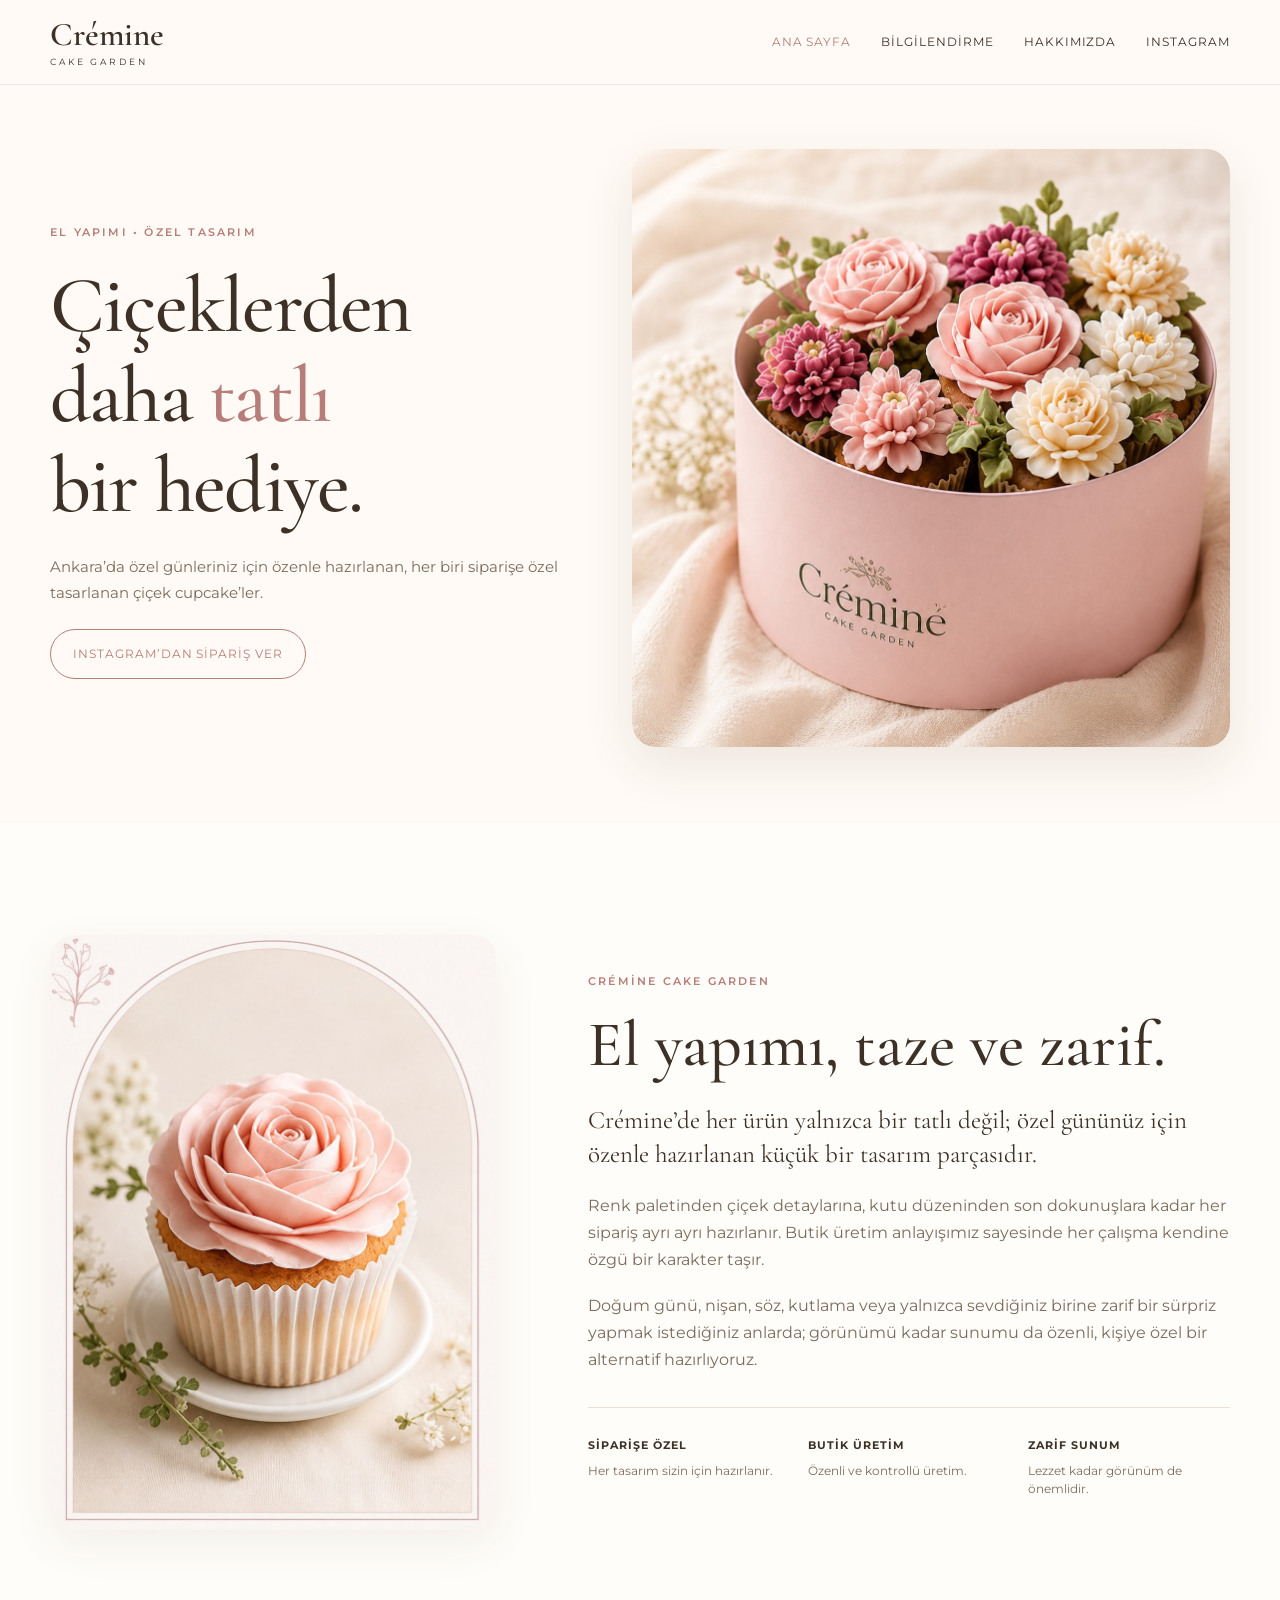
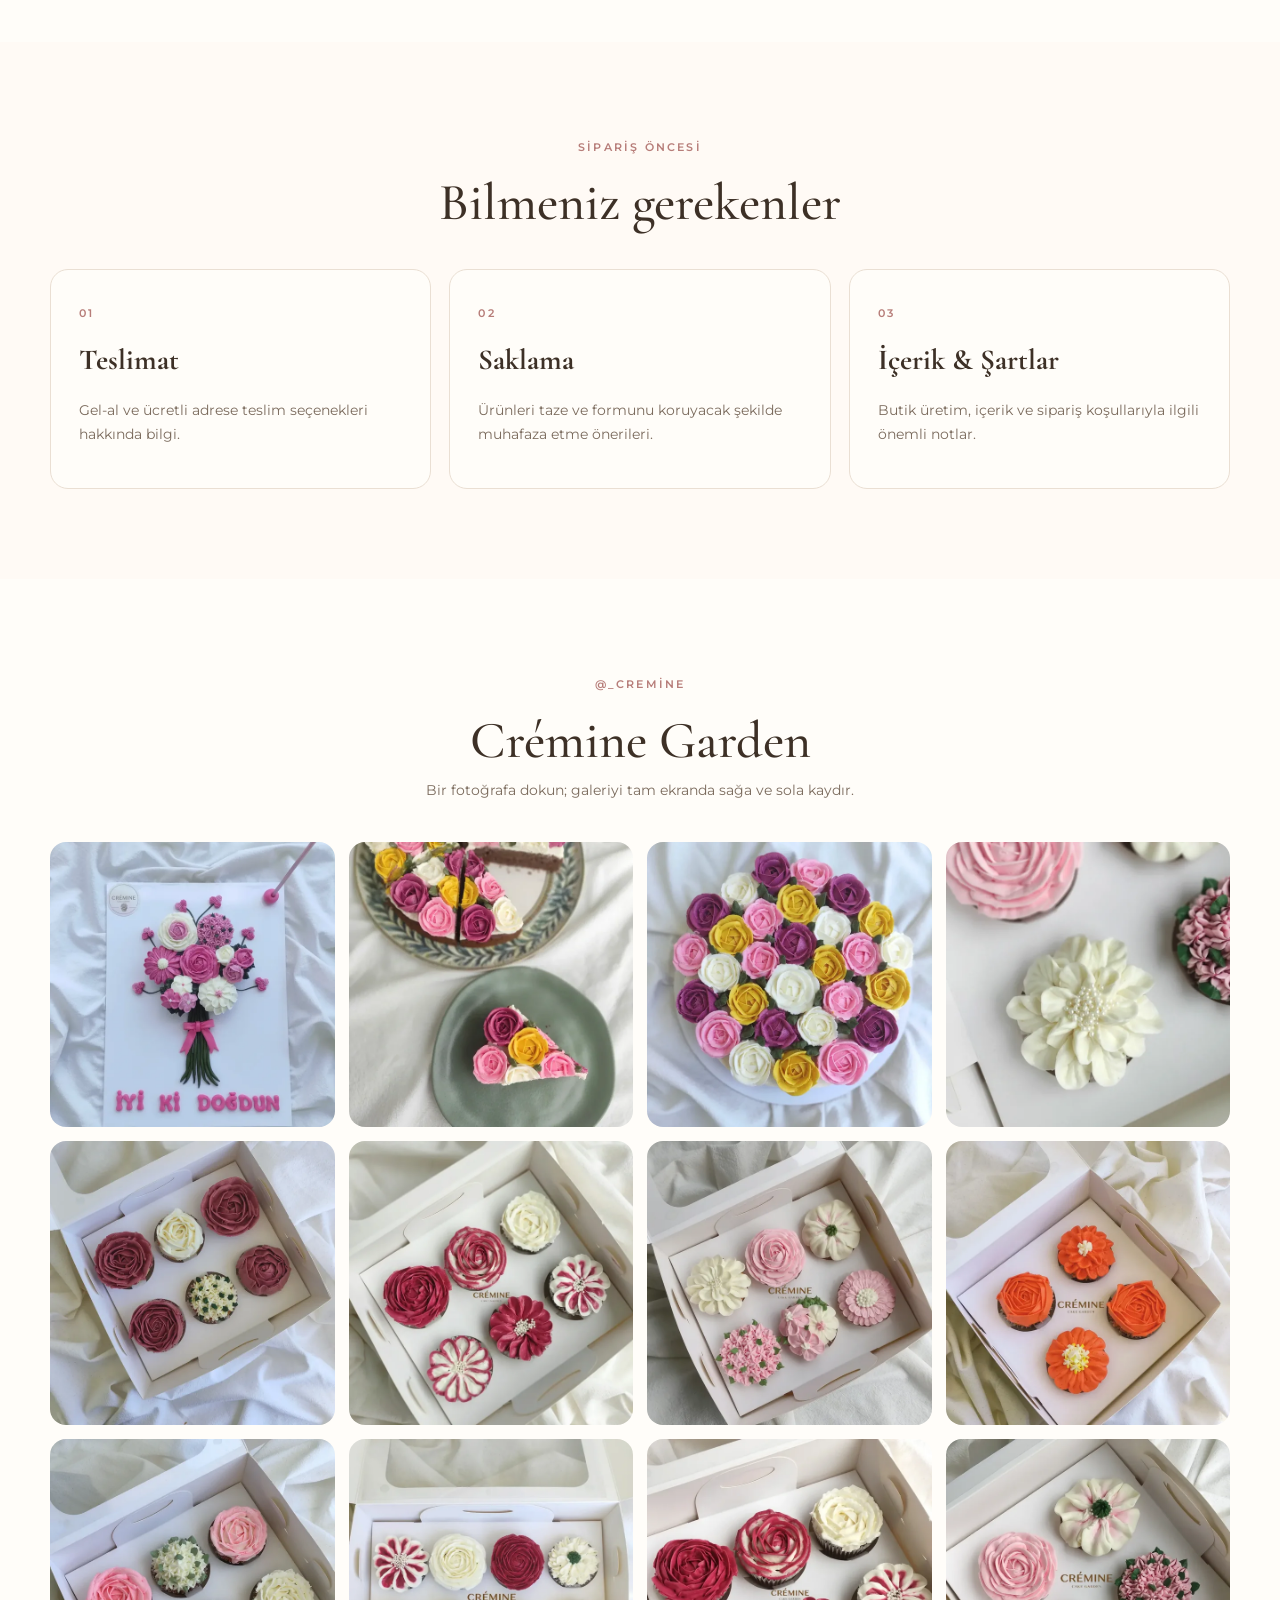
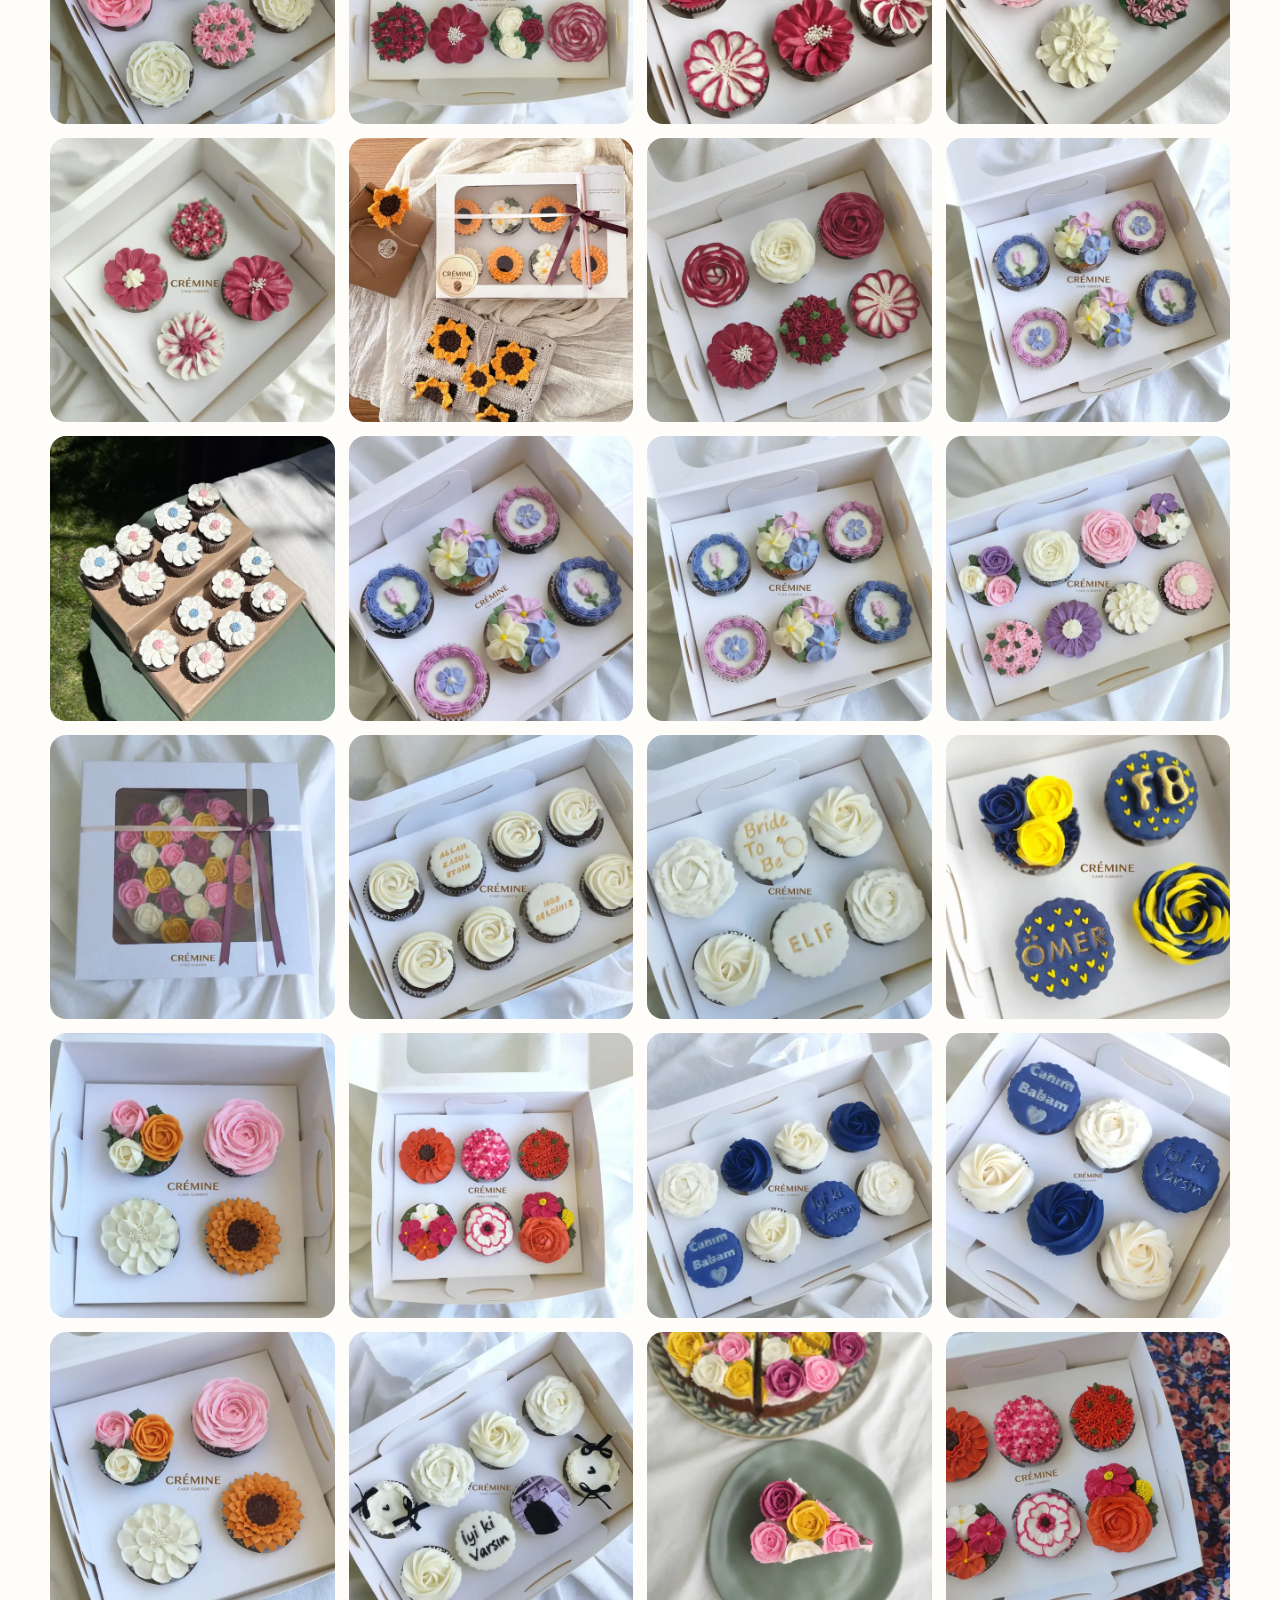
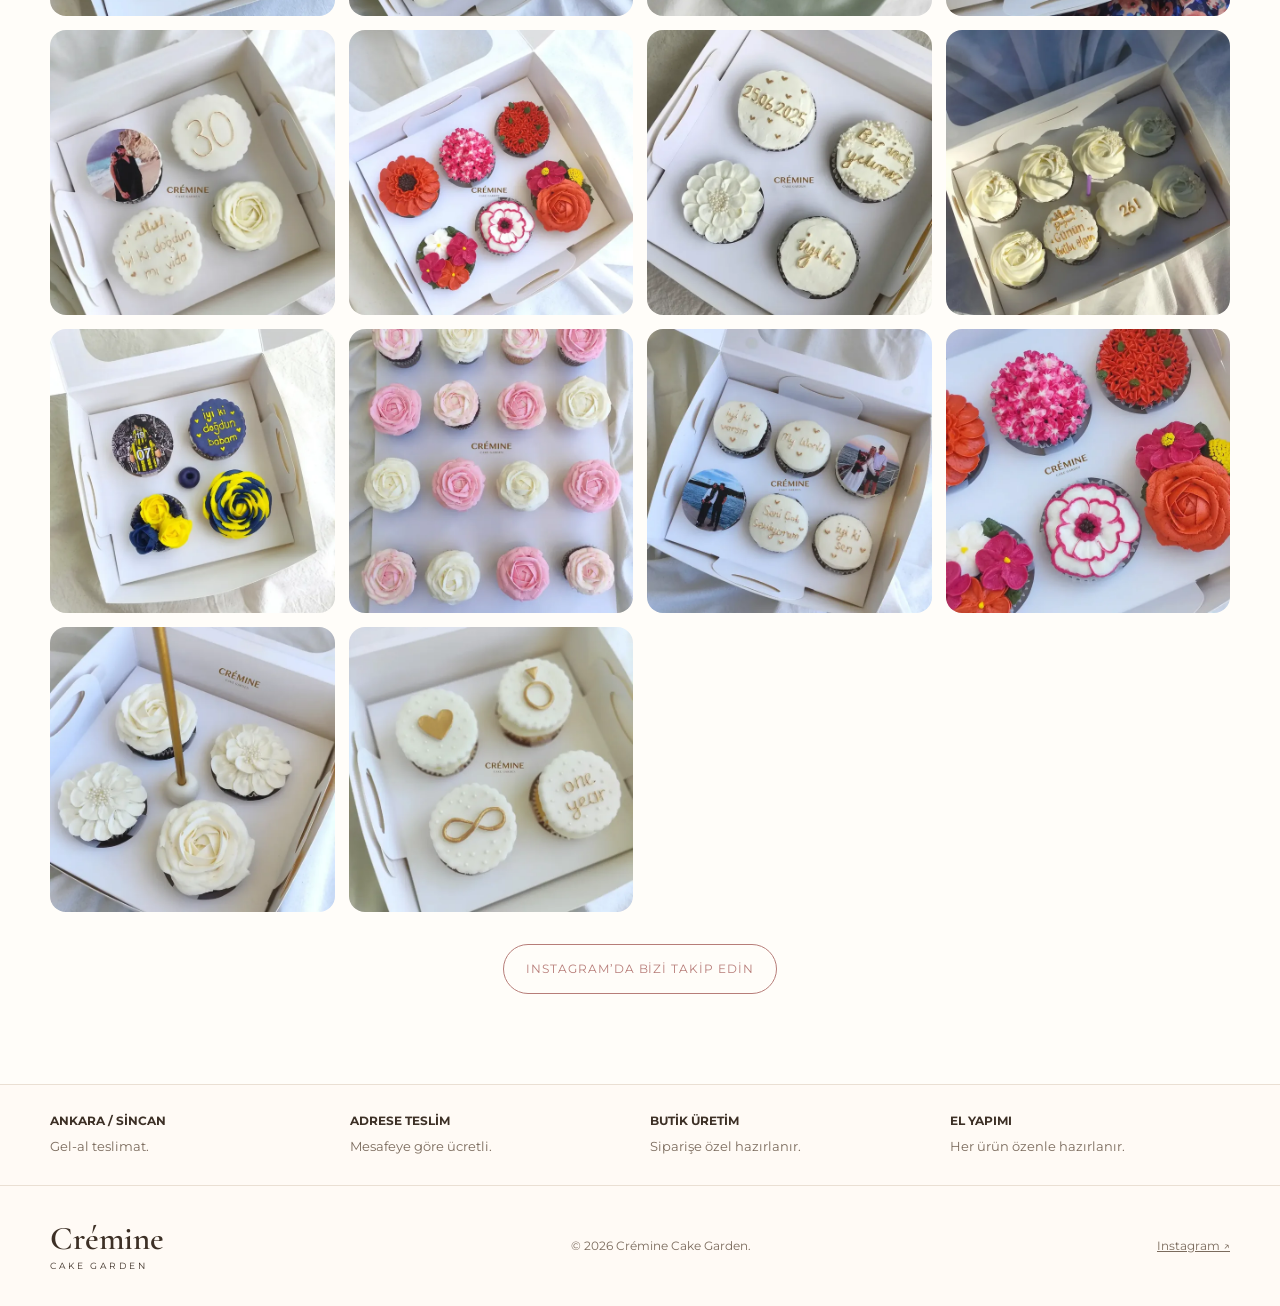
<file: index.html>
<!doctype html>
<html lang="tr">
<head>
  <meta charset="utf-8">
  <meta name="viewport" content="width=device-width,initial-scale=1,viewport-fit=cover">
  <title>Crémine Cake Garden | El Yapımı Çiçek Cupcake</title>
  <meta name="description" content="Crémine Cake Garden — Ankara'da siparişe özel, el yapımı çiçek cupcake tasarımları.">
  <meta name="theme-color" content="#fffaf5">
  <meta name="robots" content="index,follow,max-image-preview:large">
  <meta property="og:type" content="website">
  <meta property="og:locale" content="tr_TR">
  <meta property="og:site_name" content="Crémine Cake Garden">
  <meta property="og:title" content="Crémine Cake Garden">
  <meta property="og:description" content="El yapımı, siparişe özel çiçek cupcake tasarımları.">
  <meta property="og:image" content="assets/hero.jpg">
  <meta name="twitter:card" content="summary_large_image">
  <meta name="twitter:title" content="Crémine Cake Garden">
  <meta name="twitter:description" content="El yapımı, siparişe özel çiçek cupcake tasarımları.">
  <meta name="twitter:image" content="assets/hero.jpg">
  <link rel="icon" href="favicon.svg" type="image/svg+xml">
  <link rel="icon" href="favicon-32x32.png" sizes="32x32" type="image/png">
  <link rel="apple-touch-icon" href="apple-touch-icon.png">
  <link rel="manifest" href="site.webmanifest">
  <link rel="preconnect" href="https://fonts.googleapis.com">
  <link rel="preconnect" href="https://fonts.gstatic.com" crossorigin>
  <link href="https://fonts.googleapis.com/css2?family=Cormorant+Garamond:wght@400;500;600&family=Montserrat:wght@400;500;600&display=swap" rel="stylesheet">
  <link rel="stylesheet" href="style.css">
  <script type="application/ld+json">
  {"@context":"https://schema.org","@type":"Bakery","name":"Crémine Cake Garden","description":"Siparişe özel el yapımı çiçek cupcake tasarımları.","areaServed":"Ankara","sameAs":["https://www.instagram.com/_cremine/"]}
  </script>
</head>
<body>
<header class="site-header">
  <div class="container nav-wrap">
    <a class="brand" href="index.html" aria-label="Crémine ana sayfa">
      <span class="brand-name">Crémine</span><span class="brand-sub">CAKE GARDEN</span>
    </a>
    <button class="menu-toggle" aria-label="Menüyü aç" aria-expanded="false" aria-controls="main-nav"><span></span><span></span><span></span></button>
    <nav class="main-nav" id="main-nav" aria-label="Ana menü">
      <a class="active" href="index.html">Ana Sayfa</a>
      <a href="bilgilendirme.html">Bilgilendirme</a>
      <a href="hakkimizda.html">Hakkımızda</a>
      <a href="https://www.instagram.com/_cremine/" target="_blank" rel="noopener noreferrer">Instagram</a>
    </nav>
  </div>
</header>

<main>
  <section class="hero">
    <div class="container hero-grid">
      <div class="hero-copy">
        <span class="eyebrow">El yapımı • özel tasarım</span>
        <h1><span>Çiçeklerden</span><span>daha <em>tatlı</em></span><span>bir hediye.</span></h1>
        <p>Ankara’da özel günleriniz için özenle hazırlanan, her biri siparişe özel tasarlanan çiçek cupcake’ler.</p>
        <a class="btn" href="https://www.instagram.com/_cremine/" target="_blank" rel="noopener noreferrer">Instagram’dan Sipariş Ver</a>
      </div>
      <div class="hero-media"><img src="assets/hero.jpg" alt="Crémine çiçek cupcake kutusu" width="1200" height="1200" fetchpriority="high"></div>
    </div>
  </section>

  <section class="about section">
    <div class="container about-grid">
      <div class="about-media">
        <div class="arched-image"><img src="assets/about.jpg" alt="Pembe çiçek kremalı Crémine cupcake" width="1086" height="1448" loading="lazy"></div>
      </div>
      <div class="about-copy">
        <span class="eyebrow">Crémine Cake Garden</span>
        <h2>El yapımı, taze ve zarif.</h2>
        <p class="about-lead">Crémine’de her ürün yalnızca bir tatlı değil; özel gününüz için özenle hazırlanan küçük bir tasarım parçasıdır.</p>
        <p>Renk paletinden çiçek detaylarına, kutu düzeninden son dokunuşlara kadar her sipariş ayrı ayrı hazırlanır. Butik üretim anlayışımız sayesinde her çalışma kendine özgü bir karakter taşır.</p>
        <p>Doğum günü, nişan, söz, kutlama veya yalnızca sevdiğiniz birine zarif bir sürpriz yapmak istediğiniz anlarda; görünümü kadar sunumu da özenli, kişiye özel bir alternatif hazırlıyoruz.</p>
        <div class="about-points">
          <div><strong>Siparişe özel</strong><span>Her tasarım sizin için hazırlanır.</span></div>
          <div><strong>Butik üretim</strong><span>Özenli ve kontrollü üretim.</span></div>
          <div><strong>Zarif sunum</strong><span>Lezzet kadar görünüm de önemlidir.</span></div>
        </div>
      </div>
    </div>
  </section>

  <section class="section">
    <div class="container">
      <div class="section-heading"><span class="eyebrow">Sipariş öncesi</span><h2>Bilmeniz gerekenler</h2></div>
      <div class="info-teasers">
        <a class="info-card" href="bilgilendirme.html"><span class="eyebrow">01</span><h3>Teslimat</h3><p>Gel-al ve ücretli adrese teslim seçenekleri hakkında bilgi.</p></a>
        <a class="info-card" href="bilgilendirme.html"><span class="eyebrow">02</span><h3>Saklama</h3><p>Ürünleri taze ve formunu koruyacak şekilde muhafaza etme önerileri.</p></a>
        <a class="info-card" href="bilgilendirme.html"><span class="eyebrow">03</span><h3>İçerik & Şartlar</h3><p>Butik üretim, içerik ve sipariş koşullarıyla ilgili önemli notlar.</p></a>
      </div>
    </div>
  </section>

  <section class="section gallery-section">
    <div class="container">
      <div class="section-heading"><span class="eyebrow">@_cremine</span><h2>Crémine Garden</h2><p class="section-subtitle">Bir fotoğrafa dokun; galeriyi tam ekranda sağa ve sola kaydır.</p></div>
      <div class="gallery" data-auto-gallery aria-live="polite"></div>
      <p class="gallery-empty" data-gallery-empty hidden>Galeri görselleri henüz eklenmemiş.</p>
      <div class="center"><a class="btn" href="https://www.instagram.com/_cremine/" target="_blank" rel="noopener noreferrer">Instagram’da bizi takip edin</a></div>
    </div>
  </section>

  <section class="features">
    <div class="container feature-grid">
      <div class="feature"><b>Ankara / Sincan</b><small>Gel-al teslimat.</small></div>
      <div class="feature"><b>Adrese Teslim</b><small>Mesafeye göre ücretli.</small></div>
      <div class="feature"><b>Butik Üretim</b><small>Siparişe özel hazırlanır.</small></div>
      <div class="feature"><b>El Yapımı</b><small>Her ürün özenle hazırlanır.</small></div>
    </div>
  </section>
</main>

<footer class="site-footer">
  <div class="container footer-row">
    <a class="brand" href="index.html"><span class="brand-name">Crémine</span><span class="brand-sub">CAKE GARDEN</span></a>
    <p>© <span data-year></span> Crémine Cake Garden.</p>
    <a href="https://www.instagram.com/_cremine/" target="_blank" rel="noopener noreferrer">Instagram ↗</a>
  </div>
</footer>

<div class="lightbox" data-lightbox aria-hidden="true" role="dialog" aria-modal="true" aria-label="Crémine fotoğraf galerisi">
  <button class="lightbox-close" type="button" data-lightbox-close aria-label="Galeriyi kapat">×</button>
  <button class="lightbox-nav lightbox-prev" type="button" data-lightbox-prev aria-label="Önceki fotoğraf">‹</button>
  <div class="lightbox-stage" data-lightbox-stage>
    <img data-lightbox-image alt="Crémine galeri görseli">
    <div class="lightbox-counter" data-lightbox-counter></div>
  </div>
  <button class="lightbox-nav lightbox-next" type="button" data-lightbox-next aria-label="Sonraki fotoğraf">›</button>
</div>

<script src="script.js"></script>
</body>
</html>
</file>
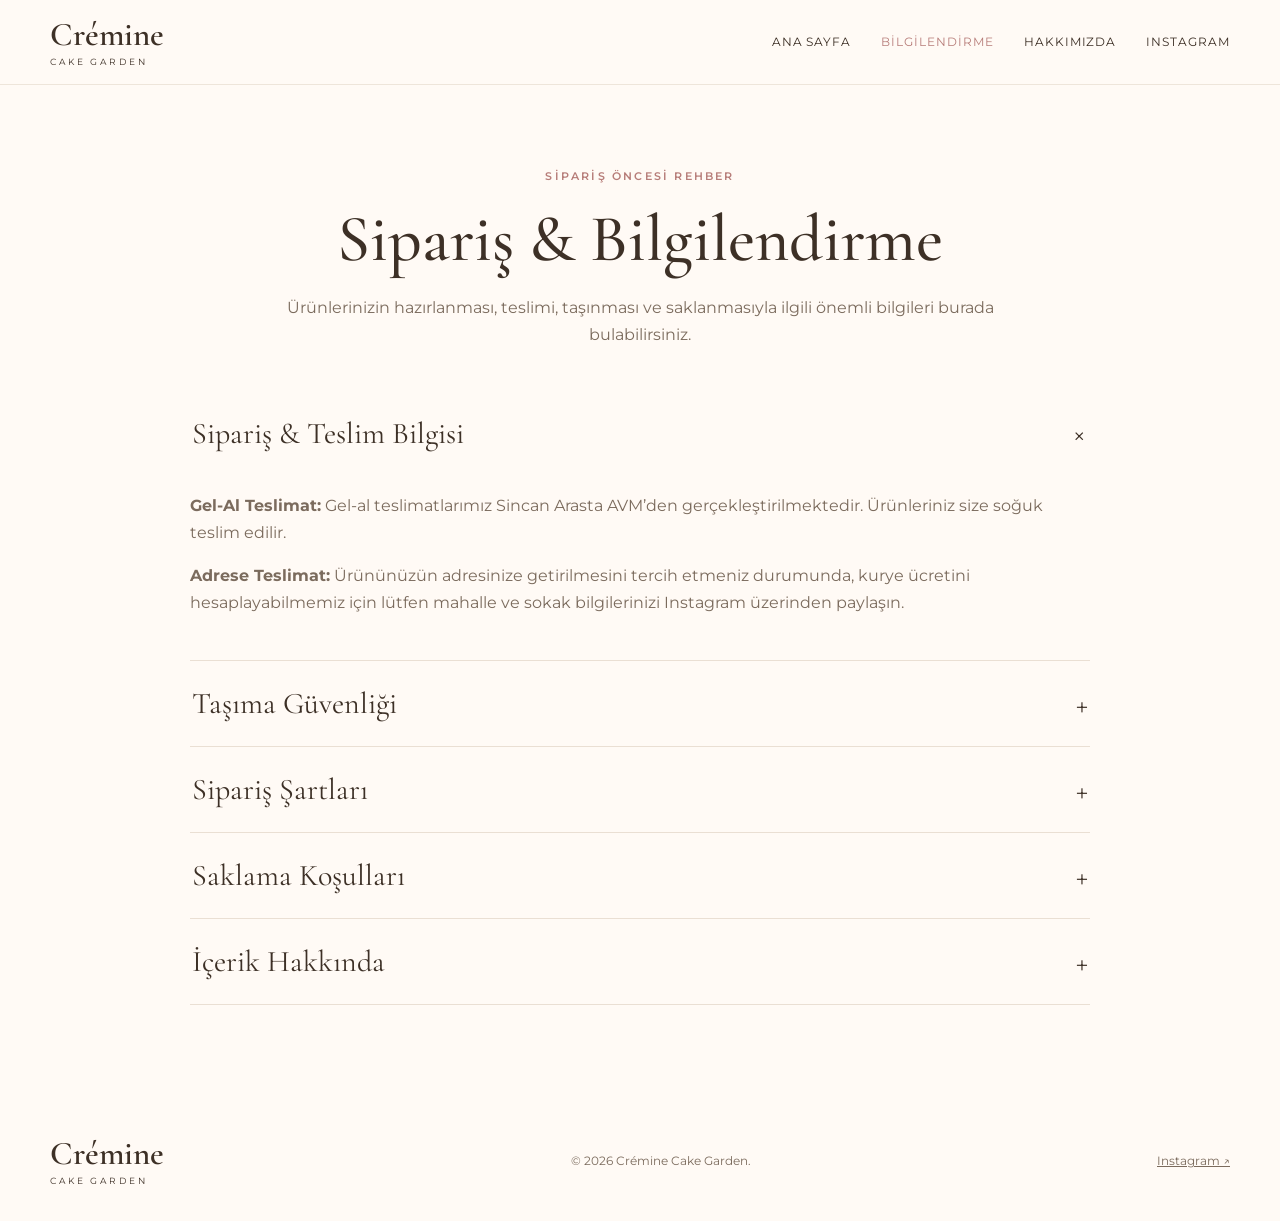
<file: bilgilendirme.html>
<!doctype html>
<html lang="tr"><head>
<meta charset="utf-8"><meta name="viewport" content="width=device-width,initial-scale=1,viewport-fit=cover">
<title>Sipariş & Bilgilendirme | Crémine Cake Garden</title>
<meta name="description" content="Crémine Cake Garden sipariş, teslimat, taşıma, saklama ve içerik bilgileri."><meta name="theme-color" content="#fffaf5"><meta name="robots" content="index,follow">
<link rel="icon" href="favicon.svg" type="image/svg+xml"><link rel="icon" href="favicon-32x32.png" sizes="32x32" type="image/png"><link rel="apple-touch-icon" href="apple-touch-icon.png"><link rel="manifest" href="site.webmanifest">
<link rel="preconnect" href="https://fonts.googleapis.com"><link rel="preconnect" href="https://fonts.gstatic.com" crossorigin><link href="https://fonts.googleapis.com/css2?family=Cormorant+Garamond:wght@400;500;600&family=Montserrat:wght@400;500;600&display=swap" rel="stylesheet"><link rel="stylesheet" href="style.css"></head>
<body><header class="site-header"><div class="container nav-wrap"><a class="brand" href="index.html"><span class="brand-name">Crémine</span><span class="brand-sub">CAKE GARDEN</span></a><button class="menu-toggle" aria-label="Menüyü aç" aria-expanded="false" aria-controls="main-nav"><span></span><span></span><span></span></button><nav class="main-nav" id="main-nav"><a href="index.html">Ana Sayfa</a><a class="active" href="bilgilendirme.html">Bilgilendirme</a><a href="hakkimizda.html">Hakkımızda</a><a href="https://www.instagram.com/_cremine/" target="_blank" rel="noopener noreferrer">Instagram</a></nav></div></header>
<main><section class="page-hero"><div class="container"><span class="eyebrow">Sipariş öncesi rehber</span><h1>Sipariş & Bilgilendirme</h1><p>Ürünlerinizin hazırlanması, teslimi, taşınması ve saklanmasıyla ilgili önemli bilgileri burada bulabilirsiniz.</p></div></section>
<section class="container accordion">
<div class="acc-item open"><button class="acc-btn" aria-expanded="true">Sipariş & Teslim Bilgisi <span>+</span></button><div class="acc-panel"><div class="acc-panel-inner"><p><strong>Gel-Al Teslimat:</strong> Gel-al teslimatlarımız Sincan Arasta AVM’den gerçekleştirilmektedir. Ürünleriniz size soğuk teslim edilir.</p><p><strong>Adrese Teslimat:</strong> Ürününüzün adresinize getirilmesini tercih etmeniz durumunda, kurye ücretini hesaplayabilmemiz için lütfen mahalle ve sokak bilgilerinizi Instagram üzerinden paylaşın.</p></div></div></div>
<div class="acc-item"><button class="acc-btn" aria-expanded="false">Taşıma Güvenliği <span>+</span></button><div class="acc-panel"><div class="acc-panel-inner"><p><strong>Araç içi klima:</strong> Kremaların formunu kaybetmemesi için aracı önceden soğutmanızı öneririz.</p><p><strong>Düz zeminde taşıyın:</strong> Kutuyu ters veya yan çevirmeyin; eğimli koltuk yerine araç tabanı gibi düz bir zemini tercih edin.</p><p><strong>Güneşten koruyun:</strong> Ürünleri doğrudan güneş ışığında veya sıcak araç içinde bekletmeyin.</p></div></div></div>
<div class="acc-item"><button class="acc-btn" aria-expanded="false">Sipariş Şartları <span>+</span></button><div class="acc-panel"><div class="acc-panel-inner"><p>Tüm üretim ve satış süreçleri ilgili yasal mevzuata uygun yürütülmektedir. Siparişin üretime alınması ve kesinleşmesi için ödemenin tamamı sipariş oluşturulurken tahsil edilir.</p><p>Her ürün butik ve el yapımıdır. Daha önce hazırlanan modellerin birebir aynısı garanti edilemez; renk ve tasarım detaylarında küçük farklılıklar olabilir.</p></div></div></div>
<div class="acc-item"><button class="acc-btn" aria-expanded="false">Saklama Koşulları <span>+</span></button><div class="acc-panel"><div class="acc-panel-inner"><p>Teslim aldıktan sonra ürünleri vakit kaybetmeden buzdolabına kaldırın ve tüketene kadar buzdolabında muhafaza edin.</p><p>Koruyucu madde kullanılmadığı için ürünlerin yaklaşık 2 gün içinde tüketilmesi tavsiye edilir. Servisten yaklaşık 15 dakika önce buzdolabından çıkarılması önerilir.</p></div></div></div>
<div class="acc-item"><button class="acc-btn" aria-expanded="false">İçerik Hakkında <span>+</span></button><div class="acc-panel"><div class="acc-panel-inner"><p>Kek ve kremalarda katkı maddesi kullanılmaz. Şeker hamurlu tasarımlarda şeker hamuru altında krema bulunur.</p><p>Kurdele, fotoğraf ve benzeri dekoratif aksesuarlar yenilebilir değildir; tüketmeden önce üründen ayırın. Koyu renk tasarımlarda daha yoğun gıda boyası kullanılabilir ve bu durum dilde kısa süreli renk değişikliğine neden olabilir.</p></div></div></div>
</section></main>
<footer class="site-footer"><div class="container footer-row"><a class="brand" href="index.html"><span class="brand-name">Crémine</span><span class="brand-sub">CAKE GARDEN</span></a><p>© <span data-year></span> Crémine Cake Garden.</p><a href="https://www.instagram.com/_cremine/" target="_blank" rel="noopener noreferrer">Instagram ↗</a></div></footer><script src="script.js"></script></body></html>
</file>
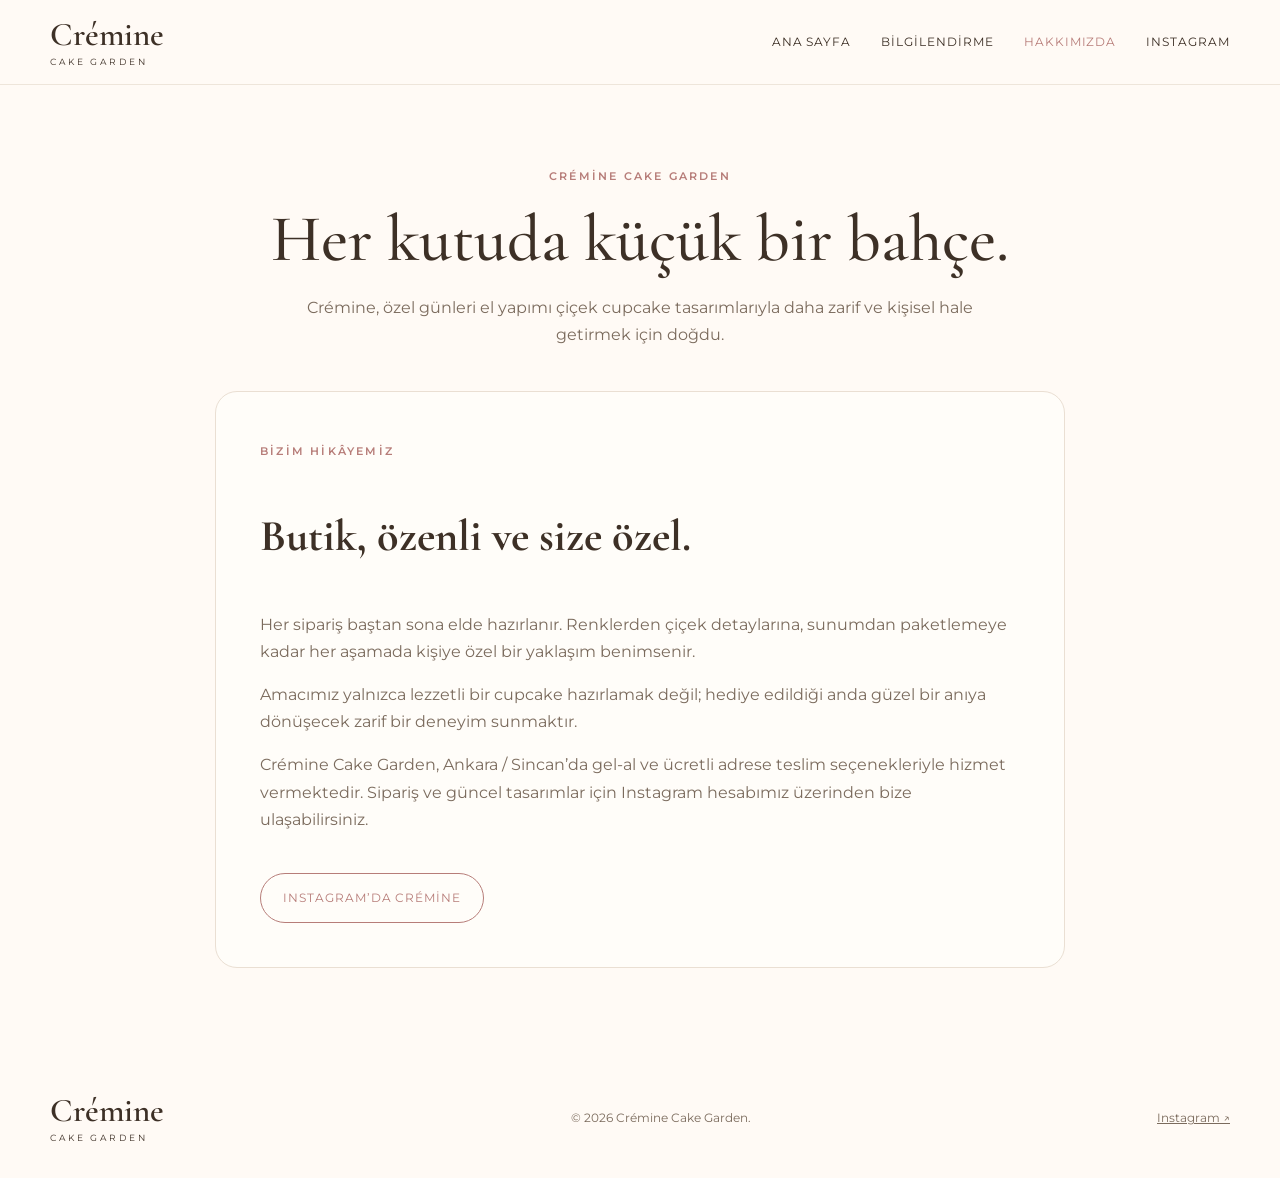
<file: hakkimizda.html>
<!doctype html>
<html lang="tr"><head><meta charset="utf-8"><meta name="viewport" content="width=device-width,initial-scale=1,viewport-fit=cover"><title>Hakkımızda | Crémine Cake Garden</title><meta name="description" content="Crémine Cake Garden'ın butik üretim yaklaşımı ve marka hikâyesi."><meta name="theme-color" content="#fffaf5"><meta name="robots" content="index,follow"><link rel="icon" href="favicon.svg" type="image/svg+xml"><link rel="icon" href="favicon-32x32.png" sizes="32x32" type="image/png"><link rel="apple-touch-icon" href="apple-touch-icon.png"><link rel="manifest" href="site.webmanifest"><link rel="preconnect" href="https://fonts.googleapis.com"><link rel="preconnect" href="https://fonts.gstatic.com" crossorigin><link href="https://fonts.googleapis.com/css2?family=Cormorant+Garamond:wght@400;500;600&family=Montserrat:wght@400;500;600&display=swap" rel="stylesheet"><link rel="stylesheet" href="style.css"></head>
<body><header class="site-header"><div class="container nav-wrap"><a class="brand" href="index.html"><span class="brand-name">Crémine</span><span class="brand-sub">CAKE GARDEN</span></a><button class="menu-toggle" aria-label="Menüyü aç" aria-expanded="false" aria-controls="main-nav"><span></span><span></span><span></span></button><nav class="main-nav" id="main-nav"><a href="index.html">Ana Sayfa</a><a href="bilgilendirme.html">Bilgilendirme</a><a class="active" href="hakkimizda.html">Hakkımızda</a><a href="https://www.instagram.com/_cremine/" target="_blank" rel="noopener noreferrer">Instagram</a></nav></div></header><main><section class="page-hero"><div class="container"><span class="eyebrow">Crémine Cake Garden</span><h1>Her kutuda küçük bir bahçe.</h1><p>Crémine, özel günleri el yapımı çiçek cupcake tasarımlarıyla daha zarif ve kişisel hale getirmek için doğdu.</p></div></section><section class="container story"><span class="eyebrow">Bizim hikâyemiz</span><h2>Butik, özenli ve size özel.</h2><p>Her sipariş baştan sona elde hazırlanır. Renklerden çiçek detaylarına, sunumdan paketlemeye kadar her aşamada kişiye özel bir yaklaşım benimsenir.</p><p>Amacımız yalnızca lezzetli bir cupcake hazırlamak değil; hediye edildiği anda güzel bir anıya dönüşecek zarif bir deneyim sunmaktır.</p><p>Crémine Cake Garden, Ankara / Sincan’da gel-al ve ücretli adrese teslim seçenekleriyle hizmet vermektedir. Sipariş ve güncel tasarımlar için Instagram hesabımız üzerinden bize ulaşabilirsiniz.</p><a class="btn" href="https://www.instagram.com/_cremine/" target="_blank" rel="noopener noreferrer">Instagram’da Crémine</a></section></main><footer class="site-footer"><div class="container footer-row"><a class="brand" href="index.html"><span class="brand-name">Crémine</span><span class="brand-sub">CAKE GARDEN</span></a><p>© <span data-year></span> Crémine Cake Garden.</p><a href="https://www.instagram.com/_cremine/" target="_blank" rel="noopener noreferrer">Instagram ↗</a></div></footer><script src="script.js"></script></body></html>
</file>
<file: style.css>
:root{
  --bg:#fffaf5;
  --paper:#fffdf9;
  --ink:#3d3026;
  --muted:#7b6b5d;
  --accent:#b77d79;
  --line:#eadfd3;
  --shadow:0 18px 50px rgba(74,55,40,.10)
}
*{box-sizing:border-box}
html{scroll-behavior:smooth}
body{margin:0;background:var(--bg);color:var(--ink);font-family:Montserrat,Arial,sans-serif;line-height:1.7}
img{max-width:100%}
.container{width:min(1180px,calc(100% - 40px));margin:auto}
.site-header{position:sticky;top:0;z-index:20;background:rgba(255,250,245,.95);backdrop-filter:blur(14px);border-bottom:1px solid rgba(234,223,211,.78)}
.nav-wrap{height:84px;display:flex;align-items:center;justify-content:space-between}
.brand{text-decoration:none;color:var(--ink);display:flex;flex-direction:column;line-height:1}
.brand-name{font-family:'Cormorant Garamond',serif;font-size:33px;font-weight:600}
.brand-sub{font-size:9px;letter-spacing:.32em;margin-top:6px}
.main-nav{display:flex;gap:30px;align-items:center}
.main-nav a{text-decoration:none;color:var(--ink);font-size:12px;text-transform:uppercase;letter-spacing:.08em}
.main-nav a:hover,.main-nav a.active{color:var(--accent)}
.menu-toggle{display:none;background:none;border:0;padding:8px}
.menu-toggle span{display:block;width:23px;height:1px;background:var(--ink);margin:5px}

.hero{padding:64px 0 76px}
.hero-grid{display:grid;grid-template-columns:minmax(0,.92fr) minmax(0,1.08fr);gap:72px;align-items:center}
.eyebrow{font-size:11px;text-transform:uppercase;letter-spacing:.2em;color:var(--accent);font-weight:600}
.hero h1,.section-heading h2,.about-copy h2,.page-hero h1{font-family:'Cormorant Garamond',serif;font-weight:500;margin:18px 0 24px}
.hero h1{font-size:clamp(56px,6.25vw,82px);line-height:1.10;letter-spacing:-.022em;max-width:670px}
.hero h1 span{display:block;white-space:normal}.hero h1 span+span{margin-top:.025em}
.hero h1 em{color:var(--accent);font-style:normal}
.hero p{max-width:520px;color:var(--muted);font-size:15px;margin:0}
.hero-media{width:100%;overflow:hidden;border-radius:24px;box-shadow:var(--shadow);background:var(--paper)}
.hero-media img{width:100%;height:auto;display:block;object-fit:contain;object-position:center}
.btn{display:inline-flex;align-items:center;justify-content:center;gap:10px;margin-top:24px;padding:14px 22px;border:1px solid var(--accent);color:var(--accent);text-decoration:none;font-size:12px;text-transform:uppercase;letter-spacing:.08em;border-radius:999px;transition:.2s ease}
.btn:hover{background:var(--accent);color:#fff}

.section{padding:90px 0}
.about{background:var(--paper);padding:112px 0}
.about-grid{display:grid;grid-template-columns:minmax(320px,.82fr) minmax(0,1.18fr);gap:92px;align-items:center}
.about-media{width:100%;max-width:470px;margin:auto}
.arched-image{width:100%;overflow:hidden;border-radius:24px;background:var(--bg);box-shadow:0 14px 45px rgba(74,55,40,.07)}
.arched-image img{width:100%;height:auto;display:block;object-fit:contain;object-position:center}
.about-copy{max-width:720px}
.about-copy h2{font-size:clamp(48px,5vw,64px);line-height:1.02;margin-bottom:26px}
.about-copy p{color:var(--muted);max-width:700px;margin:0 0 18px}
.about-copy .about-lead{font-family:'Cormorant Garamond',serif;color:var(--ink);font-size:25px;line-height:1.38;margin-bottom:20px}
.about-points{display:grid;grid-template-columns:repeat(3,1fr);gap:18px;margin-top:34px;padding-top:28px;border-top:1px solid var(--line)}
.about-points div{min-width:0}
.about-points strong{display:block;font-size:11px;letter-spacing:.09em;text-transform:uppercase;margin-bottom:7px}
.about-points span{display:block;color:var(--muted);font-size:12px;line-height:1.55}

.section-heading{text-align:center;margin-bottom:40px}
.section-heading h2{font-size:52px;line-height:1;margin-bottom:12px}
.section-subtitle{margin:0;color:var(--muted);font-size:14px}
.info-teasers{display:grid;grid-template-columns:repeat(3,1fr);gap:18px}
.info-card{background:var(--paper);border:1px solid var(--line);border-radius:18px;padding:28px;text-decoration:none;color:var(--ink);transition:.2s}
.info-card:hover{transform:translateY(-3px);box-shadow:var(--shadow)}
.info-card h3{font-family:'Cormorant Garamond',serif;font-size:29px;margin:10px 0}
.info-card p{color:var(--muted);font-size:14px}

.gallery-section{background:var(--paper)}
.gallery{display:grid;grid-template-columns:repeat(4,minmax(0,1fr));gap:14px}
.gallery figure{margin:0;aspect-ratio:1/1;overflow:hidden;border-radius:16px;background:#f5eee7;cursor:zoom-in;position:relative}
.gallery img{width:100%;height:100%;object-fit:cover;object-position:center;display:block;transition:transform .35s ease}
.gallery figure:hover img{transform:scale(1.035)}.gallery figure:focus-visible{outline:2px solid var(--accent);outline-offset:3px}
.gallery-empty{text-align:center;color:var(--muted);font-size:14px}
.center{text-align:center;margin-top:8px}

.features{border-top:1px solid var(--line);border-bottom:1px solid var(--line);padding:26px 0;background:var(--bg)}
.feature-grid{display:grid;grid-template-columns:repeat(4,1fr);gap:20px}
.feature b{display:block;font-size:12px;text-transform:uppercase}
.feature small{color:var(--muted)}
.site-footer{padding:36px 0;background:var(--bg)}
.footer-row{display:flex;align-items:center;justify-content:space-between;gap:20px}
.footer-row p,.footer-row>a:last-child{font-size:12px;color:var(--muted)}

.page-hero{padding:76px 0 42px;text-align:center}
.page-hero h1{font-size:66px;line-height:1;margin-bottom:22px}
.page-hero p{max-width:720px;margin:auto;color:var(--muted)}
.accordion{max-width:900px;margin:0 auto 96px}
.acc-item{border-bottom:1px solid var(--line)}
.acc-btn{width:100%;padding:24px 2px;background:none;border:0;display:flex;justify-content:space-between;align-items:center;text-align:left;font-family:'Cormorant Garamond',serif;font-size:30px;color:var(--ink);cursor:pointer}
.acc-btn span:last-child{transition:transform .2s ease}
.acc-panel{display:grid;grid-template-rows:0fr;opacity:0;transition:grid-template-rows .28s ease,opacity .2s ease}
.acc-panel-inner{overflow:hidden;padding:0}
.acc-panel p{color:var(--muted)}
.acc-item.open .acc-panel{grid-template-rows:1fr;opacity:1}
.acc-item.open .acc-panel-inner{padding-bottom:28px}
.acc-item.open .acc-btn span:last-child{transform:rotate(45deg)}
.story{max-width:850px;margin:0 auto 90px;background:var(--paper);padding:44px;border:1px solid var(--line);border-radius:22px}
.story h2{font-family:'Cormorant Garamond',serif;font-size:44px}
.story p{color:var(--muted)}

@media(max-width:900px){
  .hero-grid{gap:46px}.hero h1{font-size:clamp(54px,7vw,72px)}.about-grid{gap:56px}.about-points{grid-template-columns:1fr}
}
@media(max-width:780px){
  .container{width:min(100% - 28px,1180px)}
  .nav-wrap{height:70px}.brand-name{font-size:29px}
  .main-nav{display:none;position:absolute;top:70px;left:0;right:0;background:var(--paper);padding:18px 24px 26px;flex-direction:column;align-items:flex-start;border-bottom:1px solid var(--line)}
  .main-nav.open{display:flex}.menu-toggle{display:block}
  .hero{padding:28px 0 52px}.hero-grid{grid-template-columns:1fr;gap:30px}.hero-copy{text-align:center;order:2}.hero-media{order:1;max-width:560px;margin:auto;border-radius:20px}
  .hero h1{font-size:clamp(46px,14vw,60px);line-height:1.08;margin:16px auto 22px}.hero p{margin:auto}.hero .btn{margin-top:22px}
  .about{padding:72px 0}.about-grid{grid-template-columns:1fr;gap:42px}.about-media{max-width:350px}.about-copy{text-align:center}.about-copy h2{font-size:46px}.about-copy .about-lead{font-size:23px}.about-points{text-align:left}
  .section{padding:64px 0}.section-heading h2{font-size:42px}.info-teasers{grid-template-columns:1fr}
  .gallery{grid-template-columns:repeat(2,minmax(0,1fr));gap:10px}.gallery figure{border-radius:12px}
  .feature-grid{grid-template-columns:1fr 1fr}.footer-row{flex-direction:column;text-align:center}.page-hero h1{font-size:48px}.story{padding:26px}.acc-btn{font-size:25px}
}
@media(max-width:420px){
  .hero h1{font-size:46px;line-height:1.08}.feature-grid{grid-template-columns:1fr}.about-copy h2{font-size:42px}.gallery{gap:8px}
}

/* Full-screen, swipeable gallery */
body.lightbox-open{overflow:hidden}
.lightbox{position:fixed;inset:0;z-index:1000;background:rgba(30,23,19,.94);display:flex;align-items:center;justify-content:center;padding:28px 74px;opacity:0;visibility:hidden;pointer-events:none;transition:opacity .22s ease,visibility .22s ease}
.lightbox.open{opacity:1;visibility:visible;pointer-events:auto}
.lightbox-stage{width:min(980px,100%);height:min(82vh,900px);display:flex;align-items:center;justify-content:center;position:relative;touch-action:pan-y;user-select:none}
.lightbox-stage img{display:block;max-width:100%;max-height:100%;width:auto;height:auto;object-fit:contain;border-radius:14px;box-shadow:0 22px 70px rgba(0,0,0,.34)}
.lightbox-close,.lightbox-nav{position:absolute;z-index:2;border:1px solid rgba(255,255,255,.26);background:rgba(255,255,255,.10);color:#fff;backdrop-filter:blur(8px);cursor:pointer;display:grid;place-items:center;transition:.18s ease}
.lightbox-close:hover,.lightbox-nav:hover{background:rgba(255,255,255,.19)}
.lightbox-close{top:24px;right:26px;width:46px;height:46px;border-radius:50%;font:300 32px/1 Arial}
.lightbox-nav{top:50%;transform:translateY(-50%);width:50px;height:62px;border-radius:999px;font:300 42px/1 Georgia,serif}
.lightbox-prev{left:20px}.lightbox-next{right:20px}
.lightbox-counter{position:absolute;bottom:-34px;left:50%;transform:translateX(-50%);color:rgba(255,255,255,.78);font-size:12px;letter-spacing:.12em;white-space:nowrap}
.not-found{min-height:100vh;display:grid;place-items:center;text-align:center;padding:50px 0}.not-found h1{font-family:'Cormorant Garamond',Georgia,serif;font-size:clamp(48px,8vw,84px);font-weight:500;line-height:1;margin:18px 0}.not-found p{color:var(--muted)}

@media(max-width:780px){
  .lightbox{padding:72px 14px 62px}
  .lightbox-stage{height:74vh;width:100%;touch-action:none}
  .lightbox-stage img{max-height:74vh;border-radius:10px}
  .lightbox-nav{width:42px;height:52px;font-size:34px;background:rgba(30,23,19,.45)}
  .lightbox-prev{left:8px}.lightbox-next{right:8px}
  .lightbox-close{top:16px;right:14px}
  .lightbox-counter{bottom:-32px}
}
</file>
